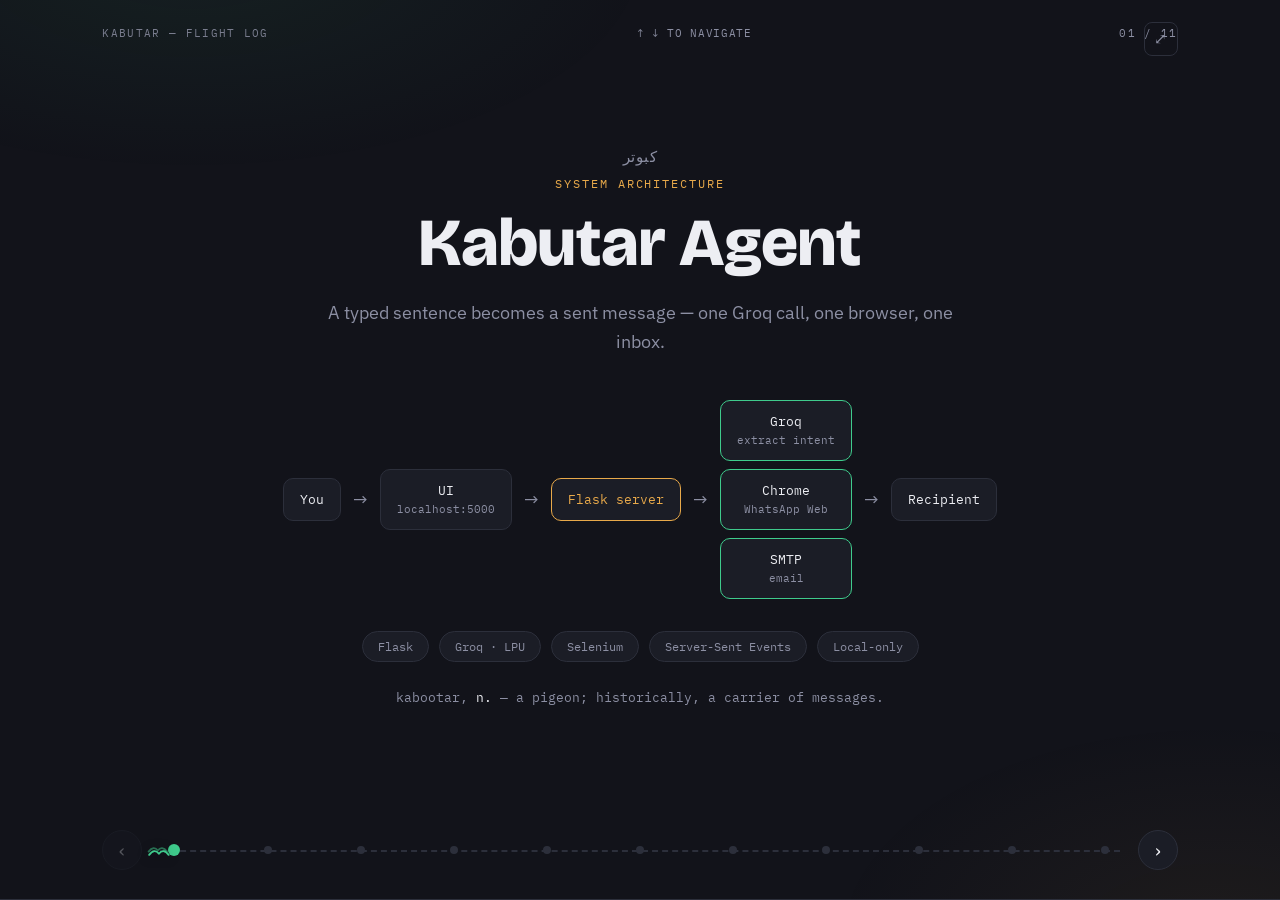
<file: kabutar-flight-log.html>
<!DOCTYPE html>
<html lang="en">
<head>
<meta charset="UTF-8">
<meta name="viewport" content="width=device-width, initial-scale=1.0">
<title>Kabutar Agent — Flight Log</title>
<link rel="preconnect" href="https://fonts.googleapis.com">
<link rel="preconnect" href="https://fonts.gstatic.com" crossorigin>
<link href="https://fonts.googleapis.com/css2?family=Bricolage+Grotesque:opsz,wght@12..96,400..800&family=IBM+Plex+Sans:wght@400;500;600&family=IBM+Plex+Mono:wght@400;500;600&display=swap" rel="stylesheet">
<style>
  :root{
    --bg:#12131a;
    --surface:#1b1d26;
    --surface-2:#23252f;
    --ink:#edeef3;
    --ink-dim:#8c8fa3;
    --line:#2c2f3b;
    --wa:#3fcb8c;
    --groq:#e8a94a;
    --fail:#e2685f;
    --radius:14px;
    --font-display:'Bricolage Grotesque', sans-serif;
    --font-body:'IBM Plex Sans', sans-serif;
    --font-mono:'IBM Plex Mono', monospace;
  }
  *{box-sizing:border-box;}
  html,body{margin:0;padding:0;background:var(--bg);color:var(--ink);font-family:var(--font-body);}
  body{position:relative;overflow:hidden;}
  body::before{
    content:'';position:fixed;inset:0;z-index:0;pointer-events:none;
    background:
      radial-gradient(ellipse 60% 40% at 15% -5%, rgba(63,203,140,0.07), transparent 60%),
      radial-gradient(ellipse 55% 45% at 95% 105%, rgba(232,169,74,0.06), transparent 55%);
  }
  ::selection{background:var(--wa);color:#0c0d12;}
  a{color:inherit;}

  .deck{position:relative;z-index:1;height:100vh;height:100dvh;overflow-y:auto;scroll-snap-type:y mandatory;scroll-behavior:smooth;}
  .slide{
    min-height:100vh;min-height:100dvh;
    scroll-snap-align:start;
    display:flex;flex-direction:column;justify-content:center;
    padding:100px 8vw 130px;
    position:relative;
    border-bottom:1px solid var(--line);
  }
  .slide-inner{max-width:980px;width:100%;margin:0 auto;position:relative;z-index:1;}
  .slide.center{align-items:center;text-align:center;}
  .slide.center .slide-inner{margin:0 auto;}

  .kicker{
    font-family:var(--font-mono);text-transform:uppercase;letter-spacing:.16em;
    font-size:12px;color:var(--groq);margin-bottom:18px;display:block;
  }
  .slide h1{font-family:var(--font-display);font-weight:800;font-size:clamp(2.3rem,5.5vw,4.2rem);line-height:1.04;margin:0 0 20px;letter-spacing:-0.01em;}
  .slide h2{font-family:var(--font-display);font-weight:700;font-size:clamp(1.9rem,4.2vw,3rem);margin:0 0 16px;letter-spacing:-0.01em;}
  .lede{font-size:clamp(1rem,1.4vw,1.2rem);color:var(--ink-dim);max-width:660px;line-height:1.6;}
  .lede.center{margin:0 auto;}

  .urdu{font-family:var(--font-body);font-size:15px;color:var(--ink-dim);letter-spacing:.04em;margin-bottom:10px;font-weight:400;}
  .gloss{font-family:var(--font-mono);font-size:13px;color:var(--ink-dim);margin-top:26px;max-width:560px;line-height:1.6;}
  .gloss em{color:var(--ink);font-style:normal;}

  /* hero diagram */
  .hero-diagram{display:flex;flex-wrap:wrap;align-items:center;gap:10px;margin-top:44px;}
  .node{background:var(--surface);border:1px solid var(--line);border-radius:10px;padding:12px 16px;font-family:var(--font-mono);font-size:12.5px;white-space:nowrap;line-height:1.4;}
  .node span{display:block;color:var(--ink-dim);font-size:11px;margin-top:2px;}
  .node-strong{border-color:var(--groq);color:var(--groq);}
  .node-accent{border-color:var(--wa);}
  .arrow{color:var(--ink-dim);font-size:18px;padding:0 2px;}
  .branch{display:flex;flex-direction:column;gap:8px;}

  .chip-row{display:flex;flex-wrap:wrap;gap:10px;margin-top:32px;}
  .chip{font-family:var(--font-mono);font-size:12px;background:var(--surface);border:1px solid var(--line);border-radius:999px;padding:7px 15px;color:var(--ink-dim);}

  /* card row */
  .card-row{display:flex;gap:20px;flex-wrap:wrap;margin-top:38px;}
  .card{flex:1 1 240px;background:var(--surface);border:1px solid var(--line);border-radius:var(--radius);padding:24px 24px;}
  .card-kicker{font-family:var(--font-mono);font-size:11px;letter-spacing:.1em;text-transform:uppercase;color:var(--groq);margin-bottom:12px;}
  .card h3{font-family:var(--font-display);font-size:1.15rem;margin:0 0 8px;font-weight:700;}
  .card p{color:var(--ink-dim);font-size:14.5px;line-height:1.55;margin:0;}

  .callout{margin-top:30px;padding:14px 20px;border-left:3px solid var(--wa);background:rgba(63,203,140,.07);border-radius:0 10px 10px 0;font-size:14.5px;color:var(--ink);max-width:640px;}

  /* file tree */
  pre.tree{
    font-family:var(--font-mono);font-size:14px;line-height:1.85;
    background:var(--surface);border:1px solid var(--line);border-radius:var(--radius);
    padding:26px 30px;margin:38px 0 0;white-space:pre;overflow-x:auto;color:var(--ink);
  }
  pre.tree .dim{color:var(--ink-dim);}
  pre.tree .g{color:var(--wa);}
  pre.tree .a{color:var(--groq);}

  /* steps flow */
  ol.steps-flow{list-style:none;margin:38px 0 0;padding:0;max-width:680px;}
  ol.steps-flow li{position:relative;padding:12px 0 22px 44px;border-left:2px solid var(--line);margin-left:14px;}
  ol.steps-flow li:last-child{border-color:transparent;padding-bottom:2px;}
  ol.steps-flow li::before{
    content:attr(data-n);position:absolute;left:-15px;top:8px;width:28px;height:28px;border-radius:50%;
    background:var(--surface);border:1px solid var(--line);display:flex;align-items:center;justify-content:center;
    font-family:var(--font-mono);font-size:12px;color:var(--wa);
  }
  .step-title{font-weight:600;font-size:15.5px;color:var(--ink);}
  .step-desc{color:var(--ink-dim);font-size:14px;margin-top:3px;line-height:1.5;}

  /* two column */
  .two-col{display:flex;gap:44px;flex-wrap:wrap;margin-top:36px;}
  .two-col>div{flex:1 1 300px;}
  .col-label{font-family:var(--font-mono);font-size:11px;letter-spacing:.1em;text-transform:uppercase;color:var(--ink-dim);margin-bottom:16px;}

  .provider-card{background:var(--surface);border:1px solid var(--line);border-radius:var(--radius);padding:24px 26px;}
  .kv{display:flex;justify-content:space-between;gap:16px;padding:11px 0;border-bottom:1px solid var(--line);font-size:14px;}
  .kv:last-child{border-bottom:none;}
  .kv .k{color:var(--ink-dim);}
  .kv .v{font-family:var(--font-mono);color:var(--ink);text-align:right;}

  ul.decide-list{list-style:none;margin:0;padding:0;display:flex;flex-direction:column;gap:15px;}
  ul.decide-list li{display:flex;gap:11px;align-items:flex-start;font-size:14.5px;color:var(--ink-dim);line-height:1.5;}
  ul.decide-list .x{color:var(--fail);font-family:var(--font-mono);flex-shrink:0;font-size:13px;margin-top:2px;}

  .footline{margin-top:30px;font-size:14.5px;color:var(--ink);border-top:1px solid var(--line);padding-top:20px;max-width:680px;}

  /* route table */
  table.routes{width:100%;border-collapse:collapse;font-family:var(--font-mono);font-size:13.5px;margin-top:36px;}
  table.routes th,table.routes td{text-align:left;padding:11px 14px;border-bottom:1px solid var(--line);}
  table.routes th{color:var(--ink-dim);font-weight:500;text-transform:uppercase;font-size:10.5px;letter-spacing:.08em;font-family:var(--font-mono);}
  table.routes td:first-child{color:var(--ink);}
  .badge{display:inline-block;padding:3px 9px;border-radius:6px;font-size:11px;font-weight:600;}
  .badge-get{background:rgba(63,203,140,.15);color:var(--wa);}
  .badge-post{background:rgba(232,169,74,.15);color:var(--groq);}
  .badge-delete{background:rgba(226,104,95,.15);color:var(--fail);}

  pre.code-block{
    font-family:var(--font-mono);font-size:13px;background:var(--surface-2);border:1px solid var(--line);
    border-radius:10px;padding:18px 22px;color:var(--ink-dim);margin-top:20px;line-height:1.7;white-space:pre-wrap;
  }
  pre.code-block .ev{color:var(--wa);}

  /* gap list */
  .gap-list{display:flex;flex-direction:column;gap:0;margin-top:38px;max-width:700px;}
  .gap-item{display:flex;gap:16px;align-items:flex-start;padding:18px 0;border-bottom:1px solid var(--line);}
  .gap-item:last-child{border-bottom:none;}
  .gap-mark{flex-shrink:0;width:10px;height:10px;border-radius:50%;border:2px solid var(--fail);margin-top:6px;}
  .gap-title{font-weight:600;font-size:15px;color:var(--ink);}
  .gap-desc{color:var(--ink-dim);font-size:14px;margin-top:3px;line-height:1.5;}

  .num-eyebrow{font-family:var(--font-mono);font-size:12px;color:var(--ink-dim);}

  /* watermark */
  .watermark{position:absolute;right:-4%;top:50%;transform:translateY(-50%);width:min(46vw,620px);opacity:.055;color:var(--ink);pointer-events:none;z-index:0;}
  .watermark svg{width:100%;height:auto;}

  /* hud */
  .hud{position:fixed;inset:0;z-index:50;pointer-events:none;}
  .hud-top{
    position:absolute;top:26px;left:8vw;right:8vw;display:flex;justify-content:space-between;align-items:center;
    font-family:var(--font-mono);font-size:11px;letter-spacing:.12em;color:var(--ink-dim);text-transform:uppercase;
  }
  .hud-brand{opacity:.85;}
  .fullscreen-btn{
    position:fixed;top:22px;right:8vw;pointer-events:auto;background:transparent;border:1px solid var(--line);
    color:var(--ink-dim);width:34px;height:34px;border-radius:8px;cursor:pointer;font-size:15px;z-index:60;
    display:flex;align-items:center;justify-content:center;transition:border-color .2s,color .2s;
  }
  .fullscreen-btn:hover{border-color:var(--wa);color:var(--wa);}
  .fullscreen-btn:focus-visible{outline:2px solid var(--wa);outline-offset:2px;}

  .hud-bottom{position:absolute;bottom:30px;left:8vw;right:8vw;display:flex;align-items:center;gap:18px;pointer-events:auto;}
  .nav-btn{
    pointer-events:auto;background:var(--surface);border:1px solid var(--line);color:var(--ink);
    width:40px;height:40px;border-radius:50%;font-size:19px;cursor:pointer;flex-shrink:0;
    display:flex;align-items:center;justify-content:center;transition:border-color .2s,opacity .2s;
    font-family:var(--font-body);
  }
  .nav-btn:hover:not(:disabled){border-color:var(--wa);}
  .nav-btn:disabled{opacity:.3;cursor:default;}
  .nav-btn:focus-visible{outline:2px solid var(--wa);outline-offset:2px;}

  .track{position:relative;flex:1;height:40px;display:flex;align-items:center;min-width:0;}
  .track-line{position:absolute;left:0;right:0;top:50%;border-top:2px dashed var(--line);}
  .dots{position:absolute;left:0;right:0;top:50%;transform:translateY(-50%);display:flex;justify-content:space-between;padding:0 10px;}
  .dot{pointer-events:auto;width:8px;height:8px;border-radius:50%;background:var(--line);border:none;cursor:pointer;padding:0;transition:background .2s,transform .2s;}
  .dot.active{background:var(--wa);transform:scale(1.5);}
  .dot:focus-visible{outline:2px solid var(--wa);outline-offset:3px;}

  .pigeon{
    position:absolute;top:50%;left:0%;width:26px;height:26px;color:var(--wa);
    transform:translate(-50%,-50%);transition:left .55s cubic-bezier(.4,0,.2,1);
    filter:drop-shadow(0 2px 6px rgba(0,0,0,.4));animation:bob 2.4s ease-in-out infinite;
  }
  .pigeon svg{width:100%;height:100%;display:block;}
  .pigeon.landed{animation:none;}
  @keyframes bob{0%,100%{transform:translate(-50%,-50%) translateY(0);}50%{transform:translate(-50%,-50%) translateY(-4px);}}

  .hint{font-family:var(--font-mono);font-size:11px;color:var(--ink-dim);letter-spacing:.06em;white-space:nowrap;}

  .reduced-motion .deck{scroll-behavior:auto;}
  .reduced-motion .pigeon{transition:none;animation:none;}

  @media (max-width:720px){
    .slide{padding:90px 6vw 150px;}
    .hud-top{left:6vw;right:6vw;top:20px;}
    .fullscreen-btn{right:6vw;top:18px;}
    .hud-bottom{left:6vw;right:6vw;bottom:20px;gap:12px;}
    .two-col,.card-row{gap:16px;}
    .watermark{display:none;}
    .hint{display:none;}
    pre.tree{font-size:12px;padding:20px 18px;}
    table.routes{font-size:12px;}
  }
</style>
</head>
<body>

<div class="deck" id="deck">

  <!-- 1 : TITLE -->
  <section class="slide center" id="s1">
    <div class="slide-inner">
      <div class="urdu">کبوتر</div>
      <span class="kicker">System Architecture</span>
      <h1>Kabutar Agent</h1>
      <p class="lede center">A typed sentence becomes a sent message — one Groq call, one browser, one inbox.</p>
      <div class="hero-diagram" style="justify-content:center;">
        <div class="node">You</div>
        <div class="arrow">→</div>
        <div class="node">UI <span>localhost:5000</span></div>
        <div class="arrow">→</div>
        <div class="node node-strong">Flask server</div>
        <div class="arrow">→</div>
        <div class="branch">
          <div class="node node-accent">Groq <span>extract intent</span></div>
          <div class="node node-accent">Chrome <span>WhatsApp Web</span></div>
          <div class="node node-accent">SMTP <span>email</span></div>
        </div>
        <div class="arrow">→</div>
        <div class="node">Recipient</div>
      </div>
      <div class="chip-row" style="justify-content:center;">
        <span class="chip">Flask</span>
        <span class="chip">Groq · LPU</span>
        <span class="chip">Selenium</span>
        <span class="chip">Server-Sent Events</span>
        <span class="chip">Local-only</span>
      </div>
      <p class="gloss" style="margin-left:auto;margin-right:auto;">kabootar, <em>n.</em> — a pigeon; historically, a carrier of messages.</p>
    </div>
  </section>

  <!-- 2 : THREE PROCESSES -->
  <section class="slide" id="s2">
    <div class="slide-inner">
      <span class="kicker">Purpose</span>
      <h2>One machine, three processes</h2>
      <p class="lede">Kabutar runs entirely on a single computer — but not in a single window. Three separate processes are live at once, and mixing them up is the most common source of confusion.</p>
      <div class="card-row">
        <div class="card">
          <div class="card-kicker">Process 01</div>
          <h3>Flask server</h3>
          <p>The brain. Handles HTTP and SSE. No visible UI of its own — just a Python process in a terminal.</p>
        </div>
        <div class="card">
          <div class="card-kicker">Process 02</div>
          <h3>Your browser tab</h3>
          <p>The control panel. <code style="font-family:var(--font-mono);color:var(--ink);">localhost:5000</code> — where you type the command and watch it run.</p>
        </div>
        <div class="card">
          <div class="card-kicker">Process 03</div>
          <h3>Automated Chrome</h3>
          <p>The hands. A second, separate browser window, driven by Selenium, logged into WhatsApp Web.</p>
        </div>
      </div>
      <div class="callout">These are not the same window. The tab you click in and the Chrome instance that actually sends the message are two different browser processes.</div>
    </div>
  </section>

  <!-- 3 : COMPONENT MAP -->
  <section class="slide" id="s3">
    <div class="slide-inner">
      <span class="kicker">Component Map</span>
      <h2>Where everything lives</h2>
      <p class="lede">Routing and logic are deliberately split into two files.</p>
      <pre class="tree"><span class="dim">kabutar-web/</span>
├── <span class="g">server.py</span>                  <span class="dim">HTTP + SSE layer only</span>
├── <span class="g">agent_core.py</span>              <span class="dim">all real logic lives here</span>
├── contacts.json                <span class="dim">flat contact store</span>
├── .env                         <span class="dim">secrets & config</span>
├── .whatsapp_chrome_profile/    <span class="dim">persistent WhatsApp login</span>
├── diagnose_chrome.py           <span class="dim">standalone diagnostic</span>
└── static/
    ├── index.html
    ├── style.css
    └── <span class="a">script.js</span></pre>
      <p class="footline"><strong style="color:var(--ink);">server.py</strong> routes requests and frames SSE events. <strong style="color:var(--ink);">agent_core.py</strong> decides everything else — compose the message, resolve the contact, drive the browser, send the mail.</p>
    </div>
  </section>

  <!-- 4 : REQUEST FLOW -->
  <section class="slide" id="s4">
    <div class="slide-inner">
      <span class="kicker">Request Flow</span>
      <h2>One send, traced end to end</h2>
      <ol class="steps-flow">
        <li data-n="1">
          <div class="step-title">script.js reads the form</div>
          <div class="step-desc">Renders your message as a chat bubble, then opens a Server-Sent Events connection — a GET request, since native EventSource only supports GET.</div>
        </li>
        <li data-n="2">
          <div class="step-title">server.py streams back a response</div>
          <div class="step-desc">The /api/send route returns a generator wrapped in a text/event-stream response. The connection stays open.</div>
        </li>
        <li data-n="3">
          <div class="step-title">extract_intent() — the one LLM call</div>
          <div class="step-desc">Groq turns your free text into structured JSON: a subject and a message.</div>
        </li>
        <li data-n="4">
          <div class="step-title">resolve_contact() — pure local lookup</div>
          <div class="step-desc">A dict lookup in contacts.json. No network call.</div>
        </li>
        <li data-n="5">
          <div class="step-title">send_whatsapp() or send_email()</div>
          <div class="step-desc">The actual send. Email is fast; WhatsApp automation runs 5–30 seconds.</div>
        </li>
        <li data-n="6">
          <div class="step-title">Events stream back</div>
          <div class="step-desc">Each stage emits status, then a terminal done or failed event, back to script.js.</div>
        </li>
      </ol>
      <div class="callout">One open connection. Multiple events over time. Not polling, not WebSockets.</div>
    </div>
  </section>

  <!-- 5 : BROWSER SESSION -->
  <section class="slide" id="s5">
    <div class="slide-inner">
      <span class="kicker">WhatsApp Automation — Lifecycle</span>
      <h2>A browser session that never closes</h2>
      <p class="lede">The Chrome instance is a module-level singleton — one shared session for the server's whole lifetime, not one per message.</p>
      <div class="card-row">
        <div class="card">
          <h3>Dedicated profile</h3>
          <p>A separate Chrome user-data directory, so Selenium never collides with a window you already have open.</p>
        </div>
        <div class="card">
          <h3>Stale-lock cleanup</h3>
          <p>Chrome's own lock files are cleared before every launch — the fix for the "crashed" error left by an unclean kill.</p>
        </div>
        <div class="card">
          <h3>Visible, on purpose</h3>
          <p>Not headless. Built for a live demo, where the audience needs to actually see it work.</p>
        </div>
        <div class="card">
          <h3>Fast-path login check</h3>
          <p>A 3-second probe covers "already logged in." Only a fresh session waits out the full QR scan window.</p>
        </div>
      </div>
    </div>
  </section>

  <!-- 6 : THE SEND -->
  <section class="slide" id="s6">
    <div class="slide-inner">
      <span class="kicker">WhatsApp Automation — The Send</span>
      <h2>Seven steps to one sent message</h2>
      <ol class="steps-flow">
        <li data-n="1">
          <div class="step-title">Normalize the number</div>
          <div class="step-desc">Strip the plus sign, spaces, and hyphens.</div>
        </li>
        <li data-n="2">
          <div class="step-title">Open WhatsApp's own deep link</div>
          <div class="step-desc">web.whatsapp.com/send?phone=... — this only opens the chat, it doesn't send anything by itself.</div>
        </li>
        <li data-n="3">
          <div class="step-title">Handle "Continue to Chat," if it appears</div>
          <div class="step-desc">Shown for numbers not already in your chat history. A short timeout here is expected, not an error.</div>
        </li>
        <li data-n="4">
          <div class="step-title">Wait for the compose box</div>
          <div class="step-desc">Located by CSS selector, up to 30 seconds.</div>
        </li>
        <li data-n="5">
          <div class="step-title">Type it in — line by line</div>
          <div class="step-desc">Shift+Enter between lines, since a plain Enter submits the message instead of breaking the line.</div>
        </li>
        <li data-n="6">
          <div class="step-title">Enter, to actually send</div>
        </li>
      </ol>
      <div class="callout">Nothing raises past this function's own boundary. Success or failure is just a string, prefixed with "Failed:" or not — the CLI and the web UI both key off the exact same contract.</div>
    </div>
  </section>

  <!-- 7 : THE MODEL -->
  <section class="slide" id="s7">
    <div class="slide-inner">
      <span class="kicker">AI Model</span>
      <h2>One call. One job.</h2>
      <div class="two-col">
        <div>
          <div class="col-label">Provider</div>
          <div class="provider-card">
            <div class="kv"><span class="k">Host</span><span class="v">Groq</span></div>
            <div class="kv"><span class="k">Model</span><span class="v">openai/gpt-oss-20b</span></div>
            <div class="kv"><span class="k">Hardware</span><span class="v">LPU, not GPU</span></div>
            <div class="kv"><span class="k">Round trip</span><span class="v">sub-second</span></div>
            <div class="kv"><span class="k">Tool choice</span><span class="v">forced, not "auto"</span></div>
          </div>
        </div>
        <div>
          <div class="col-label">What it does not decide</div>
          <ul class="decide-list">
            <li><span class="x">✕</span> Which platform to use — that's the dropdown.</li>
            <li><span class="x">✕</span> Who the recipient is — dropdown, resolved client-side.</li>
            <li><span class="x">✕</span> Whether to send at all — no approval step.</li>
            <li><span class="x">✕</span> Which tool to call — only one is offered.</li>
          </ul>
        </div>
      </div>
      <div class="callout">Narrow, single-step, schema-constrained function calling — not agentic multi-step tool use.</div>
    </div>
  </section>

  <!-- 8 : ROUTES & EVENTS -->
  <section class="slide" id="s8">
    <div class="slide-inner">
      <span class="kicker">Routing</span>
      <h2>Five routes, three events</h2>
      <table class="routes">
        <tr><th>Method</th><th>Route</th><th>Purpose</th></tr>
        <tr><td><span class="badge badge-get">GET</span></td><td>/</td><td>Serves index.html</td></tr>
        <tr><td><span class="badge badge-get">GET</span></td><td>/api/contacts</td><td>List contacts</td></tr>
        <tr><td><span class="badge badge-post">POST</span></td><td>/api/contacts</td><td>Upsert a contact</td></tr>
        <tr><td><span class="badge badge-delete">DELETE</span></td><td>/api/contacts/&lt;name&gt;</td><td>Remove a contact</td></tr>
        <tr><td><span class="badge badge-get">GET</span></td><td>/api/send</td><td>The SSE stream</td></tr>
      </table>
      <pre class="code-block"><span class="ev">event: status</span>
data: {"text": "..."}</pre>
      <p class="footline">The event <em style="color:var(--ink);font-style:normal;">name</em> — status, done, or failed — routes the client's UI, separate from EventSource's own onerror, which only fires on a dropped connection, never on a business-logic failure.</p>
    </div>
  </section>

  <!-- 9 : FRONTEND -->
  <section class="slide" id="s9">
    <div class="slide-inner">
      <span class="kicker">Frontend</span>
      <h2>No framework, on purpose</h2>
      <div class="card-row">
        <div class="card">
          <div class="card-kicker">index.html</div>
          <h3>Plain structure</h3>
          <p>No templating. Every dynamic value is injected by script.js at runtime, via direct DOM manipulation.</p>
        </div>
        <div class="card">
          <div class="card-kicker">style.css</div>
          <h3>Dark theme, tokenized</h3>
          <p>CSS custom properties throughout. A low-opacity pigeon watermark with pointer-events: none, so it never intercepts clicks.</p>
        </div>
        <div class="card">
          <div class="card-kicker">script.js</div>
          <h3>One file</h3>
          <p>No build step, no imports, no framework. Loaded with a plain script tag at the end of the body.</p>
        </div>
      </div>
    </div>
  </section>

  <!-- 10 : GAPS -->
  <section class="slide" id="s10">
    <div class="slide-inner">
      <span class="kicker">Known Gaps</span>
      <h2>What isn't here yet</h2>
      <p class="lede">Named on purpose — the honest gaps matter as much as what's built.</p>
      <div class="gap-list">
        <div class="gap-item">
          <div class="gap-mark"></div>
          <div>
            <div class="gap-title">No authentication, anywhere</div>
            <div class="gap-desc">Fine while bound to localhost. Becomes a real concern the moment this gets tunneled or deployed.</div>
          </div>
        </div>
        <div class="gap-item">
          <div class="gap-mark"></div>
          <div>
            <div class="gap-title">No message history</div>
            <div class="gap-desc">Contacts persist to disk. Sent messages don't — refresh the page and the transcript is gone.</div>
          </div>
        </div>
        <div class="gap-item">
          <div class="gap-mark"></div>
          <div>
            <div class="gap-title">No retry or backoff</div>
            <div class="gap-desc">A transient failure on either send path is surfaced once, not retried automatically.</div>
          </div>
        </div>
        <div class="gap-item">
          <div class="gap-mark"></div>
          <div>
            <div class="gap-title">Selenium selectors are fragile</div>
            <div class="gap-desc">Tied to WhatsApp Web's current, undocumented DOM. If it changes, sending starts timing out.</div>
          </div>
        </div>
        <div class="gap-item">
          <div class="gap-mark"></div>
          <div>
            <div class="gap-title">contacts.json has no write-locking</div>
            <div class="gap-desc">Not a practical issue at one-user, one-process scale — worth naming for completeness.</div>
          </div>
        </div>
      </div>
    </div>
  </section>

  <!-- 11 : CLOSING -->
  <section class="slide center" id="s11">
    <div class="slide-inner">
      <span class="kicker">Flight Complete</span>
      <h1>Questions</h1>
      <p class="lede center">kabutar · one call, one browser, one inbox</p>
      <div class="chip-row" style="justify-content:center;">
        <span class="chip">Flask</span>
        <span class="chip">Groq</span>
        <span class="chip">Selenium</span>
        <span class="chip">SSE</span>
        <span class="chip">smtplib</span>
      </div>
    </div>
  </section>

</div>

<!-- HUD -->
<div class="hud">
  <div class="hud-top">
    <span class="hud-brand">Kabutar — Flight Log</span>
    <span class="hint">↑ ↓ to navigate</span>
    <span id="hudCounter">01 / 11</span>
  </div>
  <button class="fullscreen-btn" id="fsBtn" aria-label="Toggle fullscreen">⤢</button>
  <div class="hud-bottom">
    <button class="nav-btn" id="prevBtn" aria-label="Previous slide">‹</button>
    <div class="track">
      <div class="track-line"></div>
      <div class="dots" id="dots"></div>
      <div class="pigeon" id="pigeon">
        <svg viewBox="0 0 24 24" fill="none" stroke="currentColor" stroke-width="1.7" stroke-linecap="round" stroke-linejoin="round">
          <path d="M1.5 13.5c3-4.2 6.2-4.2 8.5-1 2.3-3.2 5.5-3.2 8.5 1" opacity="0.5"/>
          <path d="M2 16.5c3.2-4.5 6.5-4.5 9-1 2.5-3.5 5.8-3.5 9 1"/>
        </svg>
      </div>
    </div>
    <button class="nav-btn" id="nextBtn" aria-label="Next slide">›</button>
  </div>
</div>

<script>
  if (window.matchMedia('(prefers-reduced-motion: reduce)').matches) {
    document.documentElement.classList.add('reduced-motion');
  }

  const deck = document.getElementById('deck');
  const slides = Array.from(document.querySelectorAll('.slide'));
  const total = slides.length;
  const counter = document.getElementById('hudCounter');
  const pigeon = document.getElementById('pigeon');
  const dotsWrap = document.getElementById('dots');
  const prevBtn = document.getElementById('prevBtn');
  const nextBtn = document.getElementById('nextBtn');
  const fsBtn = document.getElementById('fsBtn');

  let current = 0;

  slides.forEach((s, i) => {
    const b = document.createElement('button');
    b.className = 'dot';
    b.setAttribute('aria-label', 'Go to slide ' + (i + 1));
    b.addEventListener('click', () => goTo(i));
    dotsWrap.appendChild(b);
  });
  const dots = Array.from(dotsWrap.children);

  function pad(n) { return String(n).padStart(2, '0'); }

  function update(i) {
    current = i;
    counter.textContent = pad(i + 1) + ' / ' + pad(total);
    dots.forEach((d, idx) => d.classList.toggle('active', idx === i));
    const pct = total > 1 ? (i / (total - 1)) * 100 : 0;
    pigeon.style.left = pct + '%';
    pigeon.classList.toggle('landed', i === total - 1);
    prevBtn.disabled = i === 0;
    nextBtn.disabled = i === total - 1;
  }

  function goTo(i) {
    i = Math.max(0, Math.min(total - 1, i));
    slides[i].scrollIntoView({ behavior: 'smooth', block: 'start' });
  }

  const observer = new IntersectionObserver((entries) => {
    entries.forEach((e) => {
      if (e.isIntersecting && e.intersectionRatio >= 0.55) {
        const idx = slides.indexOf(e.target);
        if (idx !== -1) update(idx);
      }
    });
  }, { root: deck, threshold: [0.55] });
  slides.forEach((s) => observer.observe(s));

  prevBtn.addEventListener('click', () => goTo(current - 1));
  nextBtn.addEventListener('click', () => goTo(current + 1));

  window.addEventListener('keydown', (e) => {
    if (['ArrowRight', 'ArrowDown', 'PageDown', ' '].includes(e.key)) {
      e.preventDefault(); goTo(current + 1);
    } else if (['ArrowLeft', 'ArrowUp', 'PageUp'].includes(e.key)) {
      e.preventDefault(); goTo(current - 1);
    } else if (e.key === 'Home') {
      e.preventDefault(); goTo(0);
    } else if (e.key === 'End') {
      e.preventDefault(); goTo(total - 1);
    }
  });

  fsBtn.addEventListener('click', () => {
    if (!document.fullscreenElement) {
      document.documentElement.requestFullscreen?.();
    } else {
      document.exitFullscreen?.();
    }
  });

  update(0);
</script>
</body>
</html>
</file>
